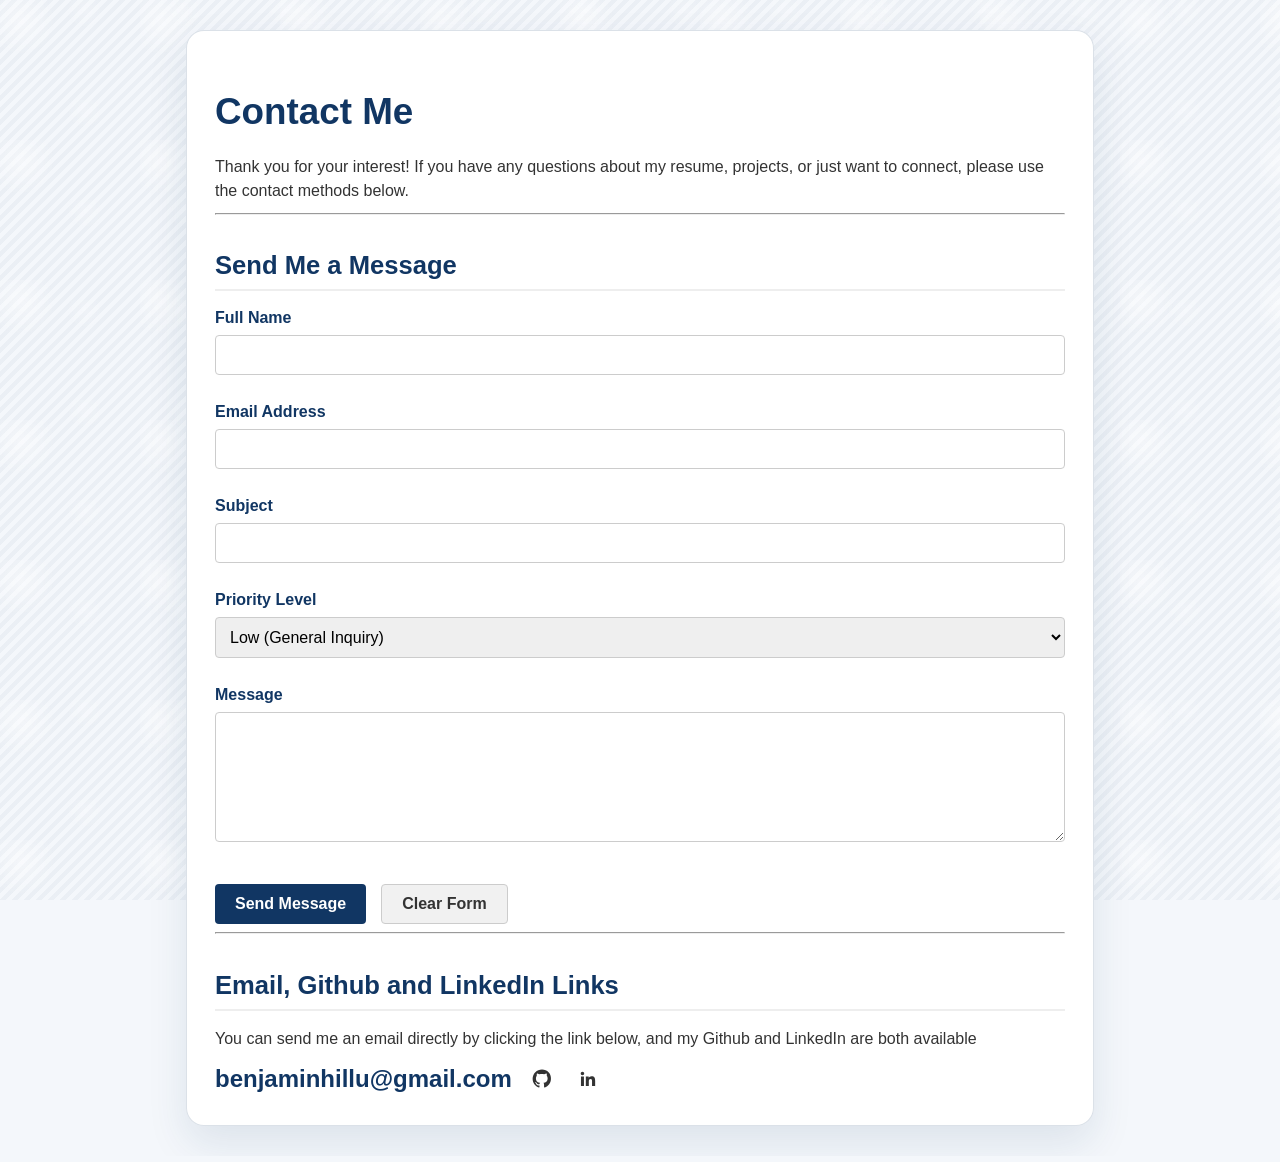
<file: contact.html>
<!DOCTYPE html>
<html>
<head>
    <title>Contact Benjamin Hill</title>
    <link rel="stylesheet" href="styles.css">
    <!-- Load a Google Font for nicer text rendering -->
    <link href="https://fonts.googleapis.com/css2?family=Roboto:wght@400;700&display=swap" rel="stylesheet">
    <style>
        /* Add form-specific styles directly in the head for simplicity and adherence to the task */
        :root {
            /* Inherit primary color from styles.css */
            --primary-color: #113663;
            --link-hover-color: #004499;
            --text-color: #333;
        }

        .contact-form label {
            display: block;
            margin-top: 10px;
            margin-bottom: 5px;
            font-weight: bold;
            color: var(--primary-color);
        }

        .contact-form input[type="text"],
        .contact-form input[type="email"],
        .contact-form select,
        .contact-form textarea {
            width: 100%;
            padding: 10px;
            margin-bottom: 15px;
            border: 1px solid #ccc;
            border-radius: 4px;
            box-sizing: border-box; 
            font-size: 16px;
        }

        .contact-form textarea {
            resize: vertical;
        }

        .form-actions {
            display: flex;
            gap: 15px;
            margin-top: 20px;
        }

        .form-actions button {
            padding: 10px 20px;
            border: none;
            border-radius: 4px;
            cursor: pointer;
            font-weight: bold;
            font-size: 1em;
            transition: background-color 0.3s;
        }

        .form-actions .submit-btn {
            background-color: var(--primary-color);
            color: white;
        }

        .form-actions .submit-btn:hover {
            background-color: var(--link-hover-color);
        }

        .form-actions .clear-btn {
            background-color: #f1f1f1;
            color: var(--text-color);
            border: 1px solid #ccc;
        }

        .form-actions .clear-btn:hover {
            background-color: #ddd;
        }
        
        .message-sent-box {
            margin-top: 40px;
            padding: 15px;
            border: 2px dashed #00b300;
            background-color: #e6ffe6;
            color: #008000;
            border-radius: 5px;
            text-align: center;
            font-weight: bold;
            /* Initially hidden */
            display: none; 
        }

        .message-content {
            white-space: pre-wrap; /* Preserve formatting for message content */
            text-align: left;
            padding: 10px;
            margin-top: 10px;
            background-color: #f0fff0;
            border: 1px solid #c0e0c0;
            font-weight: normal;
            color: #333;
            font-style: italic;
        }

        /* Social icon styles for contact links */
        .contact-row {
            display: flex;
            align-items: center;
            gap: 12px;
        }

        .social-icons {
            display: inline-flex;
            gap: 10px;
            align-items: center;
        }

        .social-icons a {
            display: inline-flex;
            width: 36px;
            height: 36px;
            align-items: center;
            justify-content: center;
            border-radius: 6px;
            text-decoration: none;
            transition: transform 0.12s ease, background-color 0.12s ease;
            color: inherit;
        }

        .social-icons a:hover {
            transform: translateY(-2px);
            background-color: rgba(0,0,0,0.03);
        }

        /* SVG sizing */
        .social-icons svg {
            width: 20px;
            height: 20px;
            display: block;
        }
    </style>
</head>
<body>
    
    <div class="content-wrapper">
        <h1>Contact Me</h1>

        <p>Thank you for your interest! If you have any questions about my resume, projects, or just want to connect, please use the contact methods below.</p>
        
        <hr>
        <h2>Send Me a Message</h2>

        <form id="contactForm" action="#" method="POST" class="contact-form">
            <label for="fullName">Full Name</label>
            <input type="text" id="fullName" name="fullName" required>

            <label for="email">Email Address</label>
            <input type="email" id="email" name="email" required>
            
            <label for="subject">Subject</label>
            <input type="text" id="subject" name="subject" required>

            <label for="priority">Priority Level</label>
            <select id="priority" name="priority">
                <option value="Low (General Inquiry)">Low (General Inquiry)</option>
                <option value="Medium (Project Question)">Medium (Project Question)</option>
                <option value="High (Immediate Job Opportunity)">High (Immediate Job Opportunity)</option>
            </select>

            <label for="message">Message</label>
            <textarea id="message" name="message" rows="6" required></textarea>

            <div class="form-actions">
                <button type="button" id="sendMessageBtn" class="submit-btn">Send Message</button>
                <button type="reset" class="clear-btn">Clear Form</button>
            </div>
        </form>
        
        <div id="messageSentBox" class="message-sent-box">
            <p><strong>Message Sent Successfully!</strong></p>
            <p>I have received your inquiry with the following details:</p>
            
            <div id="displayMessage" class="message-content">
                </div>
            <button type="button" onclick="window.location.reload()" style="margin-top: 15px; padding: 8px 15px; background-color: #38b44a; color: white; border: none; border-radius: 4px; cursor: pointer;">Send Another Message</button>
        </div>
        <hr>
        <h2>Email, Github and LinkedIn Links</h2>
        <p>You can send me an email directly by clicking the link below, and my Github and LinkedIn are both available</p>

        <div class="contact-row">
            <p style="font-size: 1.5em; font-weight: bold; margin: 0;">
                <a href="mailto:benjaminhillu@gmail.com?subject=Inquiry%20from%20Portfolio%20Website">
                    benjaminhillu@gmail.com
                </a>
            </p>

            <div class="social-icons" aria-label="Social links">
                <a href="https://github.com/Benji20033" target="_blank" rel="noopener noreferrer" title="GitHub">
                    <!-- GitHub icon (inline SVG) -->
                    <svg viewBox="0 0 24 24" fill="currentColor" aria-hidden="true" focusable="false" xmlns="http://www.w3.org/2000/svg">
                        <path d="M12 .5C5.73.5.75 5.48.75 11.75c0 4.86 3.14 8.98 7.5 10.44.55.1.75-.24.75-.53v-1.86c-3.05.66-3.7-1.47-3.7-1.47-.5-1.28-1.22-1.62-1.22-1.62-.99-.68.08-.67.08-.67 1.1.08 1.68 1.13 1.68 1.13.98 1.67 2.57 1.19 3.2.91.1-.72.38-1.19.69-1.46-2.44-.28-5-1.22-5-5.43 0-1.2.43-2.17 1.13-2.94-.11-.28-.49-1.42.11-2.97 0 0 .92-.29 3.02 1.12.88-.24 1.82-.36 2.75-.36.94 0 1.87.12 2.75.36 2.1-1.41 3.02-1.12 3.02-1.12.6 1.55.22 2.69.11 2.97.7.77 1.13 1.74 1.13 2.94 0 4.22-2.57 5.15-5.01 5.42.39.34.73 1.02.73 2.05v3.04c0 .29.2.64.76.53 4.36-1.47 7.5-5.58 7.5-10.44C23.25 5.48 18.27.5 12 .5z"/>
                    </svg>
                </a>

                <a href="https://www.linkedin.com/in/benjamin-hill-127175411/" target="_blank" rel="noopener noreferrer" title="LinkedIn">
                    <!-- LinkedIn icon (inline SVG) -->
                    <svg viewBox="0 0 24 24" fill="currentColor" aria-hidden="true" focusable="false" xmlns="http://www.w3.org/2000/svg">
                        <path d="M20.45 20.45h-3.6v-5.4c0-1.29-.02-2.95-1.8-2.95-1.8 0-2.07 1.4-2.07 2.86v5.49h-3.6V9h3.46v1.56h.05c.48-.9 1.65-1.85 3.4-1.85 3.63 0 4.3 2.39 4.3 5.49v6.7zM5.34 7.43c-1.16 0-2.1-.94-2.1-2.1 0-1.16.94-2.1 2.1-2.1s2.1.94 2.1 2.1c0 1.16-.94 2.1-2.1 2.1zM7.14 20.45H3.55V9h3.59v11.45z"/>
                    </svg>
                </a>
            </div>
        </div>
    </div>

    <script>
        document.getElementById('sendMessageBtn').addEventListener('click', function() {
            const form = document.getElementById('contactForm');
            
            // Simple validation to ensure fields are filled
            if (!form.checkValidity()) {
                form.reportValidity();
                return;
            }

            // 1. Get Values
            const fullName = document.getElementById('fullName').value;
            const email = document.getElementById('email').value;
            // Get the displayed text of the selected option
            const priority = document.getElementById('priority').options[document.getElementById('priority').selectedIndex].text; 
            const subject = document.getElementById('subject').value;
            const message = document.getElementById('message').value;

            // 2. Format the Display Message
            const displayContent = 
                `Name: ${fullName}\n` +
                `Email: ${email}\n` +
                `Subject: ${subject}\n` +
                `Priority: ${priority}\n` +
                `---\n` +
                `Message:\n${message}`;

            // 3. Insert the content into the display box
            document.getElementById('displayMessage').textContent = displayContent;

            // 4. Hide the Form and Show the Confirmation Box
            form.style.display = 'none';
            document.getElementById('messageSentBox').style.display = 'block';
        });
    </script>
</body>
</html>
</file>
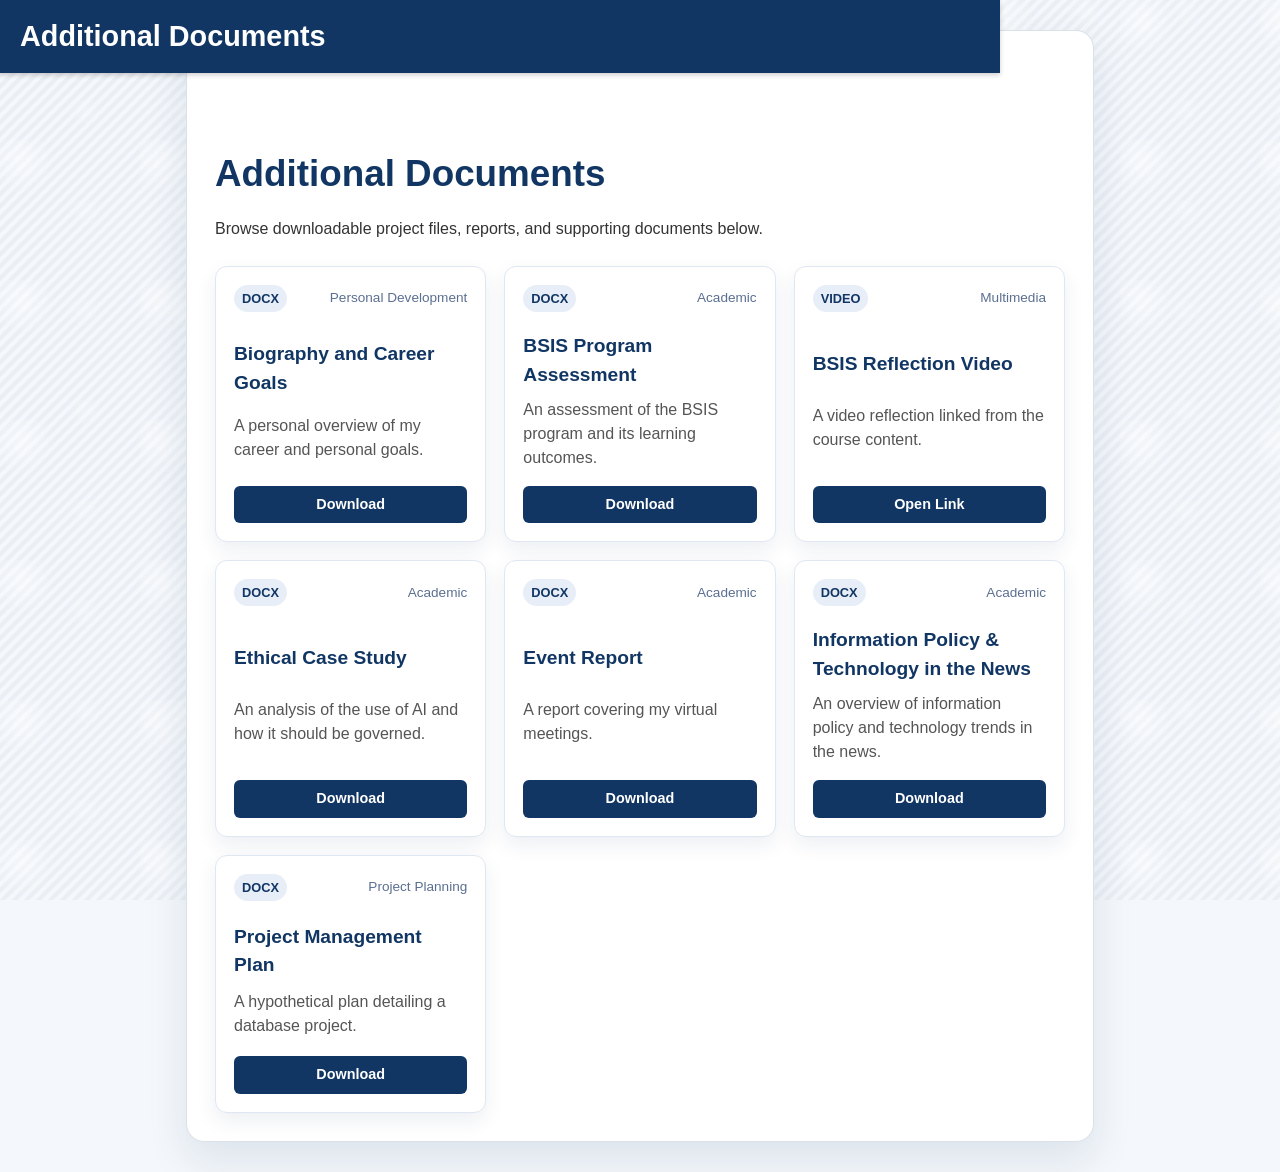
<file: documents.html>
<!DOCTYPE html>
<html>
<head>
    <title>Additional Documents</title>
    <link rel="stylesheet" href="styles.css">
</head>
<body>
    <header class="fixed-header">
        <h1>Additional Documents</h1>
    </header>

    <div class="content-wrapper header-offset-padding">
        <h1>Additional Documents</h1>
        <p>Browse downloadable project files, reports, and supporting documents below.</p>

        <div id="documentsGrid" class="documents-grid"></div>
    </div>

    <script>
        const documents = [
            {
                title: "Project Management Plan",
                category: "Project Planning",
                type: "DOCX",
                file: "assets/(Benjamin Hill) Project Management Plan.docx",
                summary: "A hypothetical plan detailing a database project."
            },
            {
                title: "Biography and Career Goals",
                category: "Personal Development",
                type: "DOCX",
                file: "assets/Biography and Career Goals (Benjamin Hill).docx",
                summary: "A personal overview of my career and personal goals."
            },
            {
                title: "BSIS Program Assessment",
                category: "Academic",
                type: "DOCX",
                file: "assets/BSIS Program Assessment (Benjamin Hill).docx",
                summary: "An assessment of the BSIS program and its learning outcomes."
            },
            {
                title: "Ethical Case Study",
                category: "Academic",
                type: "DOCX",
                file: "assets/Ethical Case Study (Benjamin Hill).docx",
                summary: "An analysis of the use of AI and how it should be governed."
            },
            {
                title: "Event Report",
                category: "Academic",
                type: "DOCX",
                file: "assets/Event Report (Benjamin Hill).docx",
                summary: "A report covering my virtual meetings."
            },
            {
                title: "Information Policy & Technology in the News",
                category: "Academic",
                type: "DOCX",
                file: "assets/Information Policy & Technology in the News (Benjamin Hill).docx",
                summary: "An overview of information policy and technology trends in the news."
            },
            {
                title: "BSIS Reflection Video",
                category: "Multimedia",
                type: "VIDEO",
                file: "https://youtu.be/M7kKv30HWZY",
                summary: "A video reflection linked from the course content.",
                external: true
            }
        ];

        const grid = document.getElementById('documentsGrid');

        documents
            .sort((a, b) => a.title.localeCompare(b.title))
            .forEach((doc) => {
                const card = document.createElement('article');
                card.className = 'document-card';
                card.innerHTML = `
                    <div class="document-card-header">
                        <span class="document-badge">${doc.type}</span>
                        <span class="document-category">${doc.category}</span>
                    </div>
                    <h3>${doc.title}</h3>
                    <p>${doc.summary}</p>
                    <a class="document-download-btn" href="${doc.file}" ${doc.external ? 'target="_blank" rel="noopener noreferrer"' : 'download'}>
                        ${doc.external ? 'Open Link' : 'Download'}
                    </a>
                `;
                grid.appendChild(card);
            });
    </script>
</body>
</html>
</file>
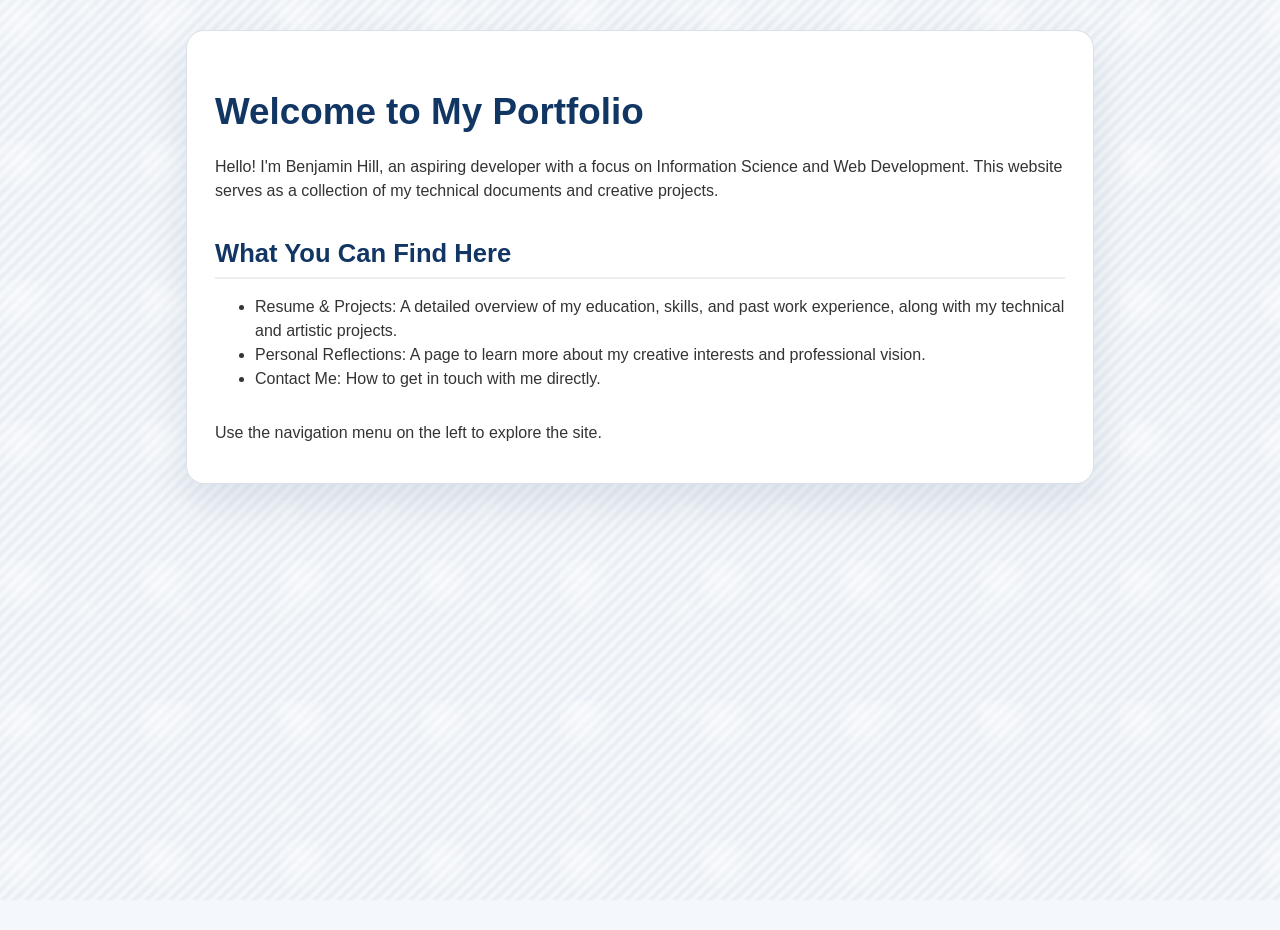
<file: home.html>
<!DOCTYPE html>
<html>
<head>
    <title>Welcome - Benjamin Hill Portfolio</title>
    <link rel="stylesheet" href="styles.css">
</head>
<body>

    <div class="content-wrapper">
        <h1>Welcome to My Portfolio</h1>

        <p>Hello! I'm Benjamin Hill, an aspiring developer with a focus on Information Science and Web Development. This website serves as a collection of my technical documents and creative projects.</p>

        <h2>What You Can Find Here</h2>
        <ul>
            <li>Resume & Projects: A detailed overview of my education, skills, and past work experience, along with my technical and artistic projects.</li>
            <li>Personal Reflections: A page to learn more about my creative interests and professional vision.</li>
            <li>Contact Me: How to get in touch with me directly.</li>
        </ul>

        <p style="margin-top: 30px;">Use the navigation menu on the left to explore the site.</p>
    </div>

</body>
</html>
</file>
<file: styles.css>
:root {
    --primary-color: #113663;
    --text-color: #333;
    --link-color: var(--primary-color);
    --link-hover-color: #004499;
    --card-bg: #ffffff;
    --card-border: #dfe7f2;
    --card-shadow: 0 8px 20px rgba(17, 54, 99, 0.08);
}

body {
    font-family: 'Segoe UI', Tahoma, Geneva, Verdana, sans-serif;
    font-size: 16px;
    line-height: 1.5;
    color: var(--text-color);
    /* Set body margin/padding to 0 for full iframe usage (required for fixed header pages) */
    margin: 0;
    padding: 0;
    min-height: 100vh;
    background-color: #f4f7fb;
    background-image:
        radial-gradient(circle at 15% 15%, rgba(255, 255, 255, 0.45), transparent 20%),
        radial-gradient(circle at 85% 10%, rgba(255, 255, 255, 0.22), transparent 15%),
        linear-gradient(135deg, rgba(17, 54, 99, 0.04) 25%, transparent 25%, transparent 50%, rgba(17, 54, 99, 0.04) 50%, rgba(17, 54, 99, 0.04) 75%, transparent 75%, transparent);
    background-size: 140px 140px, 100px 100px, 12px 12px;
    background-attachment: fixed;
}

/* This is the container style for the original, boxed pages (home, contact, resume) */
.content-wrapper {
    max-width: 850px;
    margin: 30px auto;
    padding: 28px;
    border: 1px solid rgba(17, 54, 99, 0.15);
    border-radius: 18px;
    background-color: rgba(255, 255, 255, 0.96);
    box-shadow: 0 18px 40px rgba(17, 54, 99, 0.1);
}

/* Extra spacing for fixed headers */
.header-offset-padding {
    padding-top: 90px;
}

/* 1. Fixed Header Class (Used on reflections.html and resume.html) */
.fixed-header {
    position: fixed;
    top: 0;
    left: 0;
    width: 75%; 
    background-color: var(--primary-color);
    color: white;
    padding: 15px 20px;
    box-shadow: 0 2px 5px rgba(0, 0, 0, 0.2);
    z-index: 1000;
}

.fixed-header h1 {
    color: white;
    margin: 0;
    padding: 0;
    font-size: 1.8em;
    border-bottom: none;
}

/* 2. Three Panel Layout Container (Used in reflections.html) */
.panel-container {
    display: flex;
    padding-top: 80px; 
    min-height: 100vh;
}

/* 3. Panel Styling */
.panel {
    padding: 20px;
    overflow-y: auto;
}

.panel-left {
    width: 250px; 
    background-color: #f7f7f7;
    border-right: 1px solid #ddd;
}

.panel-center {
    flex-grow: 1; 
    padding: 20px;
}

.panel-right {
    width: 200px; 
    background-color: #f1f1f1;
    border-left: 1px solid #ddd;
}


.personal-message-box {
    position: sticky; 
    top: 100px;
    padding: 15px;
    background-color: #fff8e1;
    border: 2px solid #ffcc80;
    border-radius: 8px;
    box-shadow: 0 2px 4px rgba(0, 0, 0, 0.1);
    margin-bottom: 20px;
    font-style: italic;
    color: #6d4c41;
}


.reflections-gallery {
    display: grid;
    grid-template-columns: repeat(2, 1fr); /* 2 columns for 4 frames */
    gap: 15px;
    margin-top: 25px;
}

.reflections-gallery .art-item {
    background-color: #eee;
    padding: 10px;
    border-radius: 8px;
    border: 1px solid #ddd;
    overflow: hidden; /* Ensure image fits */
}

.reflections-gallery img {
    width: 100%;
    height: auto;
    border-radius: 5px;
    display: block;
}

.documents-grid {
    display: grid;
    grid-template-columns: repeat(auto-fit, minmax(240px, 1fr));
    gap: 18px;
    margin-top: 25px;
}

.document-card {
    display: flex;
    flex-direction: column;
    justify-content: space-between;
    min-height: 220px;
    background: var(--card-bg);
    border: 1px solid var(--card-border);
    border-radius: 12px;
    padding: 18px;
    box-shadow: var(--card-shadow);
    transition: transform 0.15s ease, box-shadow 0.15s ease;
}

.document-card:hover {
    transform: translateY(-3px);
    box-shadow: 0 12px 24px rgba(17, 54, 99, 0.12);
}

.document-card-header {
    display: flex;
    justify-content: space-between;
    align-items: center;
    gap: 10px;
    margin-bottom: 10px;
}

.document-badge {
    display: inline-block;
    background: #e8eef8;
    color: var(--primary-color);
    font-size: 0.8rem;
    font-weight: 700;
    padding: 4px 8px;
    border-radius: 999px;
}

.document-category {
    font-size: 0.85rem;
    color: #5b6f91;
}

.document-card h3 {
    margin: 0 0 8px;
    color: var(--primary-color);
}

.document-card p {
    margin: 0 0 16px;
    color: #555;
}

.document-download-btn {
    display: inline-flex;
    align-items: center;
    justify-content: center;
    width: auto;
    min-width: 110px;
    background: var(--primary-color);
    color: #fff;
    padding: 8px 12px;
    border-radius: 6px;
    font-size: 0.9rem;
    font-weight: 600;
}

.document-download-btn:hover {
    background: var(--link-hover-color);
    color: #fff;
    text-decoration: none;
}

h1, h2, h3 {
    padding-top: 10px;
    color: var(--primary-color);
}

h1 {
    font-size: 2.3em;
    padding-top: 0;
    margin-bottom: 5px;
}

h2 {
    font-size: 1.6em;
    border-bottom: 2px solid #eee;
    padding-bottom: 5px;
    margin-bottom: 15px;
}

h3 {
    font-size: 1.2em;
    margin-bottom: 5px;
}

p {
    margin-bottom: 10px;
}

i {
    color: #666;
}

a {
    color: var(--link-color);
    text-decoration: none;
}

a:hover {
    color: var(--link-hover-color);
    text-decoration: underline;
}

table {
    border-collapse: collapse;
    width: 100%;
    max-width: 400px;
    margin: 15px 0;
}

th, td {
    border: 1px solid #ddd;
    padding: 8px;
    text-align: left;
}

th {
    background-color: #f2f2f2;
    color: var(--primary-color);
}
</file>
